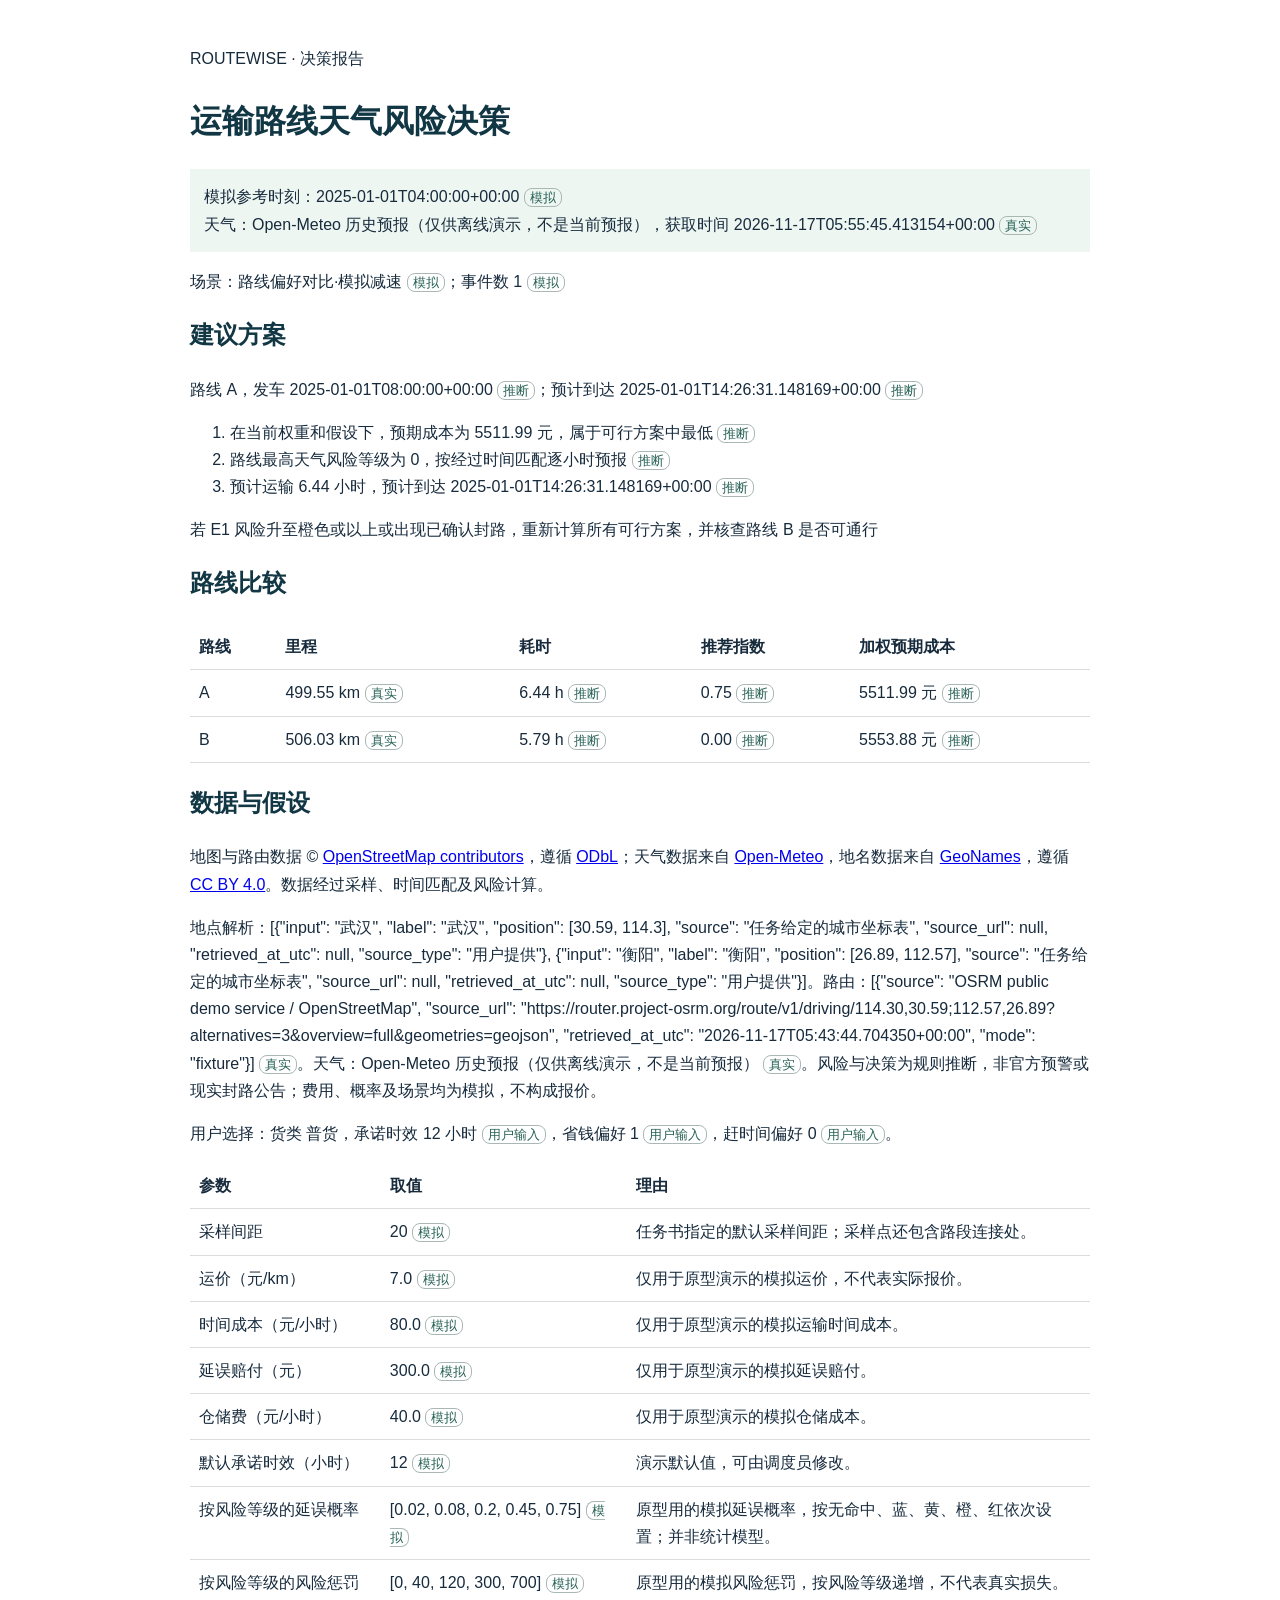
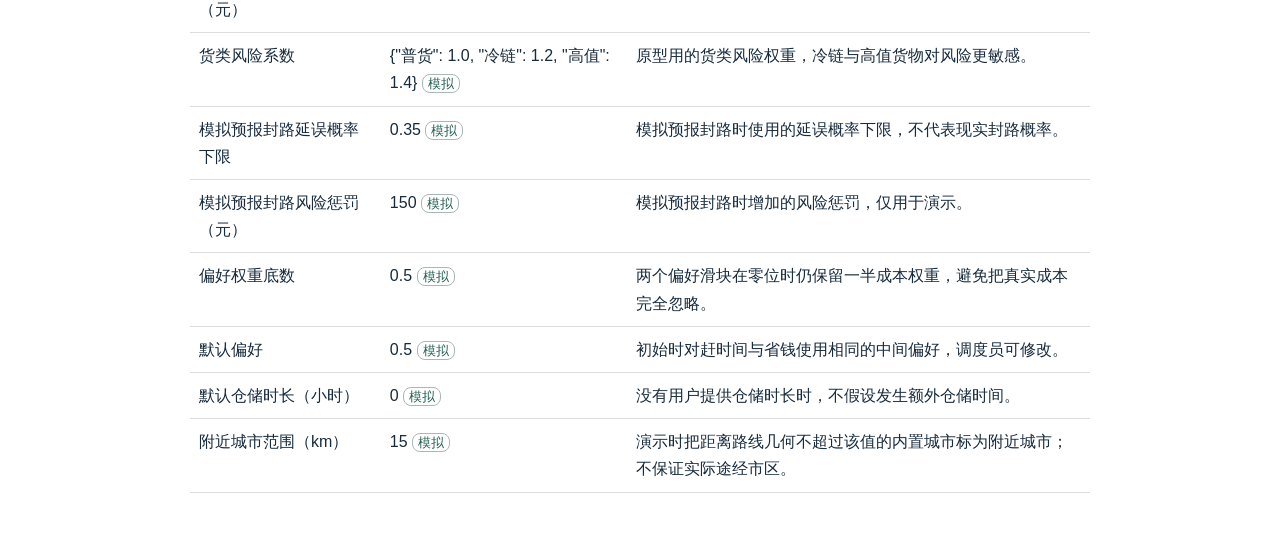
<file: examples/sample-decision-report.html>
<!doctype html><html lang="zh-CN"><meta charset="utf-8"><title>运输路线决策报告</title><style>body{font:16px/1.7 -apple-system,BlinkMacSystemFont,sans-serif;max-width:900px;margin:45px auto;color:#172b3d;padding:0 24px}h1,h2{color:#123744}small{border:1px solid #a9b8b5;border-radius:8px;padding:1px 5px;color:#286256}table{border-collapse:collapse;width:100%;margin:16px 0}td,th{border-bottom:1px solid #ddd;padding:9px;text-align:left;vertical-align:top}.note{padding:14px;background:#eef6f2}</style><body><p>ROUTEWISE · 决策报告</p><h1>运输路线天气风险决策</h1><div class="note">模拟参考时刻：2025-01-01T04:00:00+00:00 <small>模拟</small><br>天气：Open-Meteo 历史预报（仅供离线演示，不是当前预报），获取时间 2026-11-17T05:55:45.413154+00:00 <small>真实</small></div><p>场景：路线偏好对比·模拟减速 <small>模拟</small>；事件数 1 <small>模拟</small></p><h2>建议方案</h2><p>路线 A，发车 2025-01-01T08:00:00+00:00 <small>推断</small>；预计到达 2025-01-01T14:26:31.148169+00:00 <small>推断</small></p><ol><li>在当前权重和假设下，预期成本为 5511.99 元，属于可行方案中最低 <small>推断</small></li><li>路线最高天气风险等级为 0，按经过时间匹配逐小时预报 <small>推断</small></li><li>预计运输 6.44 小时，预计到达 2025-01-01T14:26:31.148169+00:00 <small>推断</small></li></ol><p>若 E1 风险升至橙色或以上或出现已确认封路，重新计算所有可行方案，并核查路线 B 是否可通行</p><h2>路线比较</h2><table><tr><th>路线</th><th>里程</th><th>耗时</th><th>推荐指数</th><th>加权预期成本</th></tr><tr><td>A</td><td>499.55 km <small>真实</small></td><td>6.44 h <small>推断</small></td><td>0.75 <small>推断</small></td><td>5511.99 元 <small>推断</small></td></tr><tr><td>B</td><td>506.03 km <small>真实</small></td><td>5.79 h <small>推断</small></td><td>0.00 <small>推断</small></td><td>5553.88 元 <small>推断</small></td></tr></table><h2>数据与假设</h2><p>地图与路由数据 © <a href="https://www.openstreetmap.org/copyright">OpenStreetMap contributors</a>，遵循 <a href="https://opendatacommons.org/licenses/odbl/1-0/">ODbL</a>；天气数据来自 <a href="https://open-meteo.com/">Open-Meteo</a>，地名数据来自 <a href="https://www.geonames.org/">GeoNames</a>，遵循 <a href="https://creativecommons.org/licenses/by/4.0/">CC BY 4.0</a>。数据经过采样、时间匹配及风险计算。</p><p>地点解析：[{&quot;input&quot;: &quot;武汉&quot;, &quot;label&quot;: &quot;武汉&quot;, &quot;position&quot;: [30.59, 114.3], &quot;source&quot;: &quot;任务给定的城市坐标表&quot;, &quot;source_url&quot;: null, &quot;retrieved_at_utc&quot;: null, &quot;source_type&quot;: &quot;用户提供&quot;}, {&quot;input&quot;: &quot;衡阳&quot;, &quot;label&quot;: &quot;衡阳&quot;, &quot;position&quot;: [26.89, 112.57], &quot;source&quot;: &quot;任务给定的城市坐标表&quot;, &quot;source_url&quot;: null, &quot;retrieved_at_utc&quot;: null, &quot;source_type&quot;: &quot;用户提供&quot;}]。路由：[{&quot;source&quot;: &quot;OSRM public demo service / OpenStreetMap&quot;, &quot;source_url&quot;: &quot;https://router.project-osrm.org/route/v1/driving/114.30,30.59;112.57,26.89?alternatives=3&amp;overview=full&amp;geometries=geojson&quot;, &quot;retrieved_at_utc&quot;: &quot;2026-11-17T05:43:44.704350+00:00&quot;, &quot;mode&quot;: &quot;fixture&quot;}] <small>真实</small>。天气：Open-Meteo 历史预报（仅供离线演示，不是当前预报） <small>真实</small>。风险与决策为规则推断，非官方预警或现实封路公告；费用、概率及场景均为模拟，不构成报价。</p><p>用户选择：货类 普货，承诺时效 12 小时 <small>用户输入</small>，省钱偏好 1 <small>用户输入</small>，赶时间偏好 0 <small>用户输入</small>。</p><table><tr><th>参数</th><th>取值</th><th>理由</th></tr><tr><td>采样间距</td><td>20 <small>模拟</small></td><td>任务书指定的默认采样间距；采样点还包含路段连接处。</td></tr><tr><td>运价（元/km）</td><td>7.0 <small>模拟</small></td><td>仅用于原型演示的模拟运价，不代表实际报价。</td></tr><tr><td>时间成本（元/小时）</td><td>80.0 <small>模拟</small></td><td>仅用于原型演示的模拟运输时间成本。</td></tr><tr><td>延误赔付（元）</td><td>300.0 <small>模拟</small></td><td>仅用于原型演示的模拟延误赔付。</td></tr><tr><td>仓储费（元/小时）</td><td>40.0 <small>模拟</small></td><td>仅用于原型演示的模拟仓储成本。</td></tr><tr><td>默认承诺时效（小时）</td><td>12 <small>模拟</small></td><td>演示默认值，可由调度员修改。</td></tr><tr><td>按风险等级的延误概率</td><td>[0.02, 0.08, 0.2, 0.45, 0.75] <small>模拟</small></td><td>原型用的模拟延误概率，按无命中、蓝、黄、橙、红依次设置；并非统计模型。</td></tr><tr><td>按风险等级的风险惩罚（元）</td><td>[0, 40, 120, 300, 700] <small>模拟</small></td><td>原型用的模拟风险惩罚，按风险等级递增，不代表真实损失。</td></tr><tr><td>货类风险系数</td><td>{&quot;普货&quot;: 1.0, &quot;冷链&quot;: 1.2, &quot;高值&quot;: 1.4} <small>模拟</small></td><td>原型用的货类风险权重，冷链与高值货物对风险更敏感。</td></tr><tr><td>模拟预报封路延误概率下限</td><td>0.35 <small>模拟</small></td><td>模拟预报封路时使用的延误概率下限，不代表现实封路概率。</td></tr><tr><td>模拟预报封路风险惩罚（元）</td><td>150 <small>模拟</small></td><td>模拟预报封路时增加的风险惩罚，仅用于演示。</td></tr><tr><td>偏好权重底数</td><td>0.5 <small>模拟</small></td><td>两个偏好滑块在零位时仍保留一半成本权重，避免把真实成本完全忽略。</td></tr><tr><td>默认偏好</td><td>0.5 <small>模拟</small></td><td>初始时对赶时间与省钱使用相同的中间偏好，调度员可修改。</td></tr><tr><td>默认仓储时长（小时）</td><td>0 <small>模拟</small></td><td>没有用户提供仓储时长时，不假设发生额外仓储时间。</td></tr><tr><td>附近城市范围（km）</td><td>15 <small>模拟</small></td><td>演示时把距离路线几何不超过该值的内置城市标为附近城市；不保证实际途经市区。</td></tr></table></body></html>
</file>
